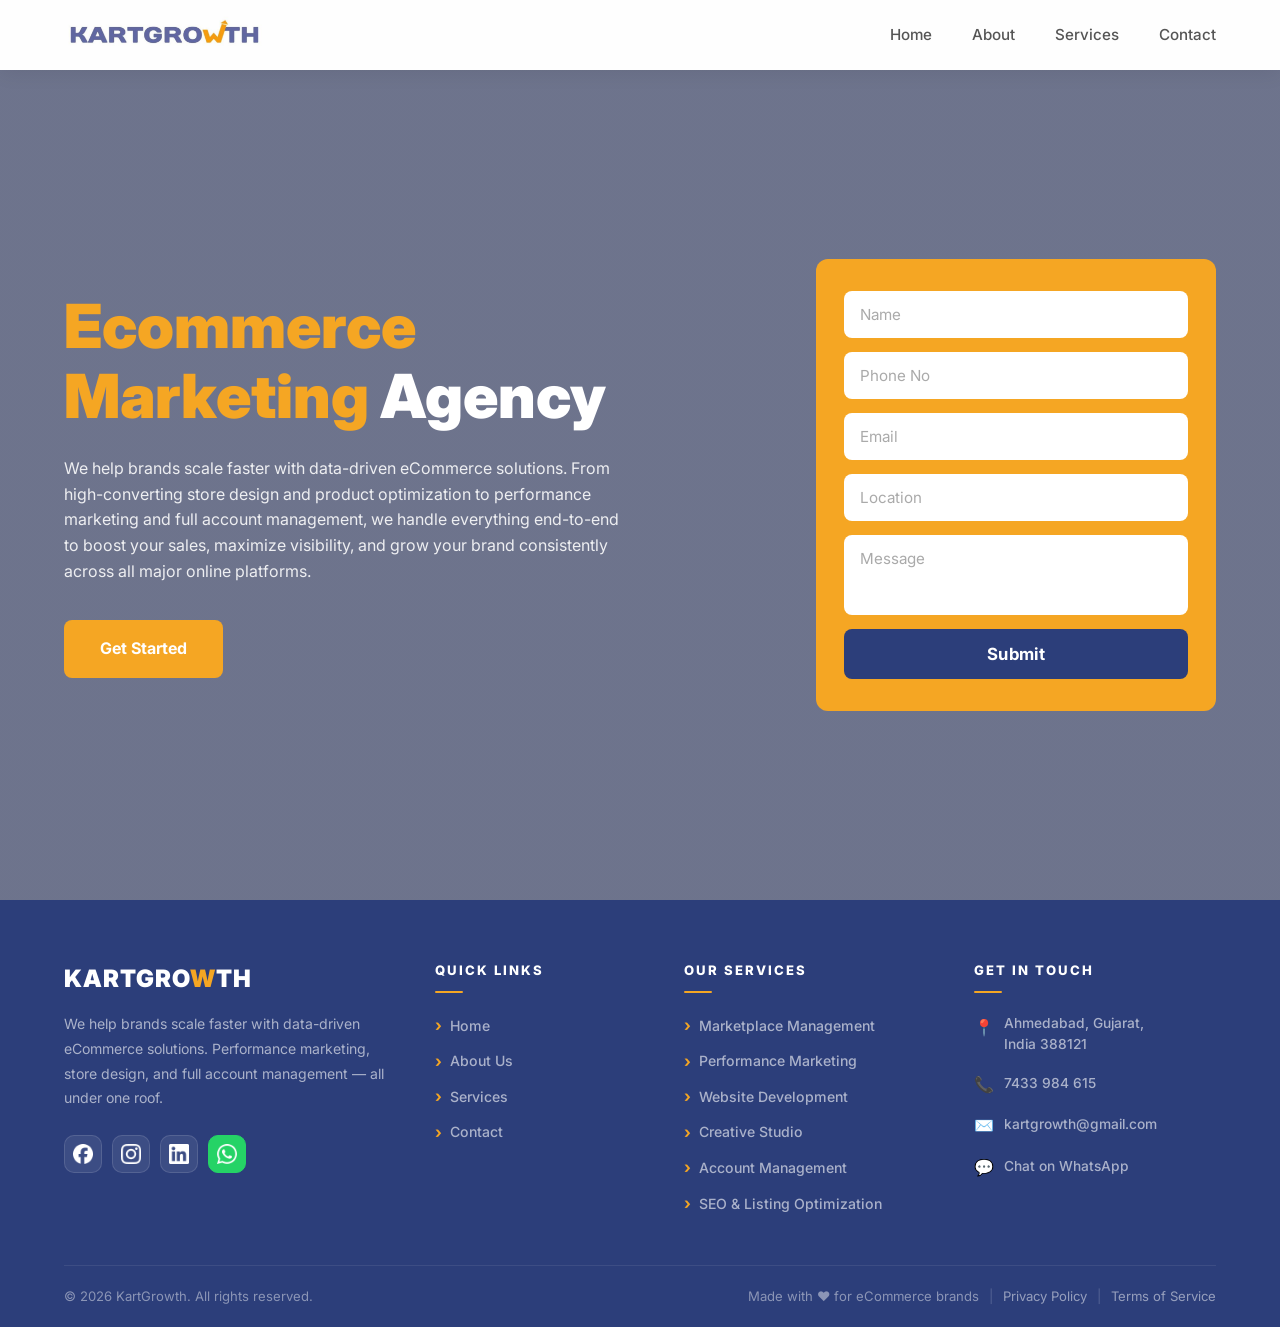
<file: index.html>
<!DOCTYPE html>
<html lang="en">
<head>
  <meta charset="UTF-8" />
  <meta name="viewport" content="width=device-width, initial-scale=1.0" />

<title>KartGrowth | Ecommerce Growth Agency: Shopify, Amazon, Flipkart & Meta Ads</title>
<meta name="description" content="KartGrowth is your full-stack Ecommerce growth partner. We specialize in Shopify development, marketplace management (Amazon, Flipkart), and high-conversion Meta ads to scale your revenue." />
<meta name="keywords" content="Ecommerce growth agency, Shopify development, Amazon marketplace management, Flipkart seller services, Meta ads strategy, conversion rate optimization, ecommerce scale, digital marketing for brands" />
  
  <link rel="canonical" href="https://kartgrowth.com/" />

  <meta property="og:type" content="website" />
  <meta property="og:url" content="https://kartgrowth.com/" />
  <meta property="og:title" content="KartGrowth | Ecommerce Growth Agency: Shopify, Amazon, Flipkart & Meta Ads" />
  <meta property="og:description" content="Helping ecommerce brands scale with expert marketing and conversion rate optimization." />
  <meta property="og:image" content="https://kartgrowth.com/images/og-image.jpg" />

  <meta property="twitter:card" content="summary_large_image" />
  <meta property="twitter:url" content="https://kartgrowth.com/" />
  <meta property="twitter:title" content="KartGrowth | Ecommerce Growth Agency: Shopify, Amazon, Flipkart & Meta Ads" />
  <meta property="twitter:description" content="Expert ecommerce scaling and marketing strategies." />

  <link rel="icon" type="image/x-icon" href="../images/favicon/favicon.ico">
  <link rel="icon" type="image/png" sizes="16x16" href="../images/favicon/favicon-16x16.png">
  <link rel="icon" type="image/png" sizes="32x32" href="../images/favicon/favicon-32x32.png">
  <link rel="apple-touch-icon" sizes="180x180" href="../images/favicon/favicon-apple-touch-icon.png">
  <link rel="manifest" href="../images/favicon/site.webmanifest"> 

  <link rel="stylesheet" href="css/style.css" />
</head>
<body>

  <!-- HEADER loads here automatically -->
  <div id="header-placeholder"></div>

  <!-- HERO -->
  <section class="hero">
    <div class="hero-container">
      <div class="hero-content">
        <h1 class="hero-title">
          <span class="highlight">Ecommerce<br>Marketing</span> Agency
        </h1>
        <p class="hero-desc">
          We help brands scale faster with data-driven eCommerce solutions. From
          high-converting store design and product optimization to performance
          marketing and full account management, we handle everything end-to-end
          to boost your sales, maximize visibility, and grow your brand consistently
          across all major online platforms.
        </p>
        <a href="/contact/" class="btn-primary">Get Started</a>
      </div>

      <div>
        <form class="hero-form" id="hero-form" novalidate>
        <input type="text" name="Name" placeholder="Name" required />
        <input type="tel" name="Phone" placeholder="Phone No" required />
        <input type="email" name="Email" placeholder="Email" required />
        <input type="text" name="Location" placeholder="Location" />
        <textarea name="Message" placeholder="Message"></textarea>
        <button type="submit" class="btn-submit">Submit</button>
        </form>
      </div>
    </div>
  </section>

  <!-- FOOTER loads here automatically -->
  <div id="footer-placeholder"></div>

  <script src="js/main.js"></script>
</body>
</html>
</file>
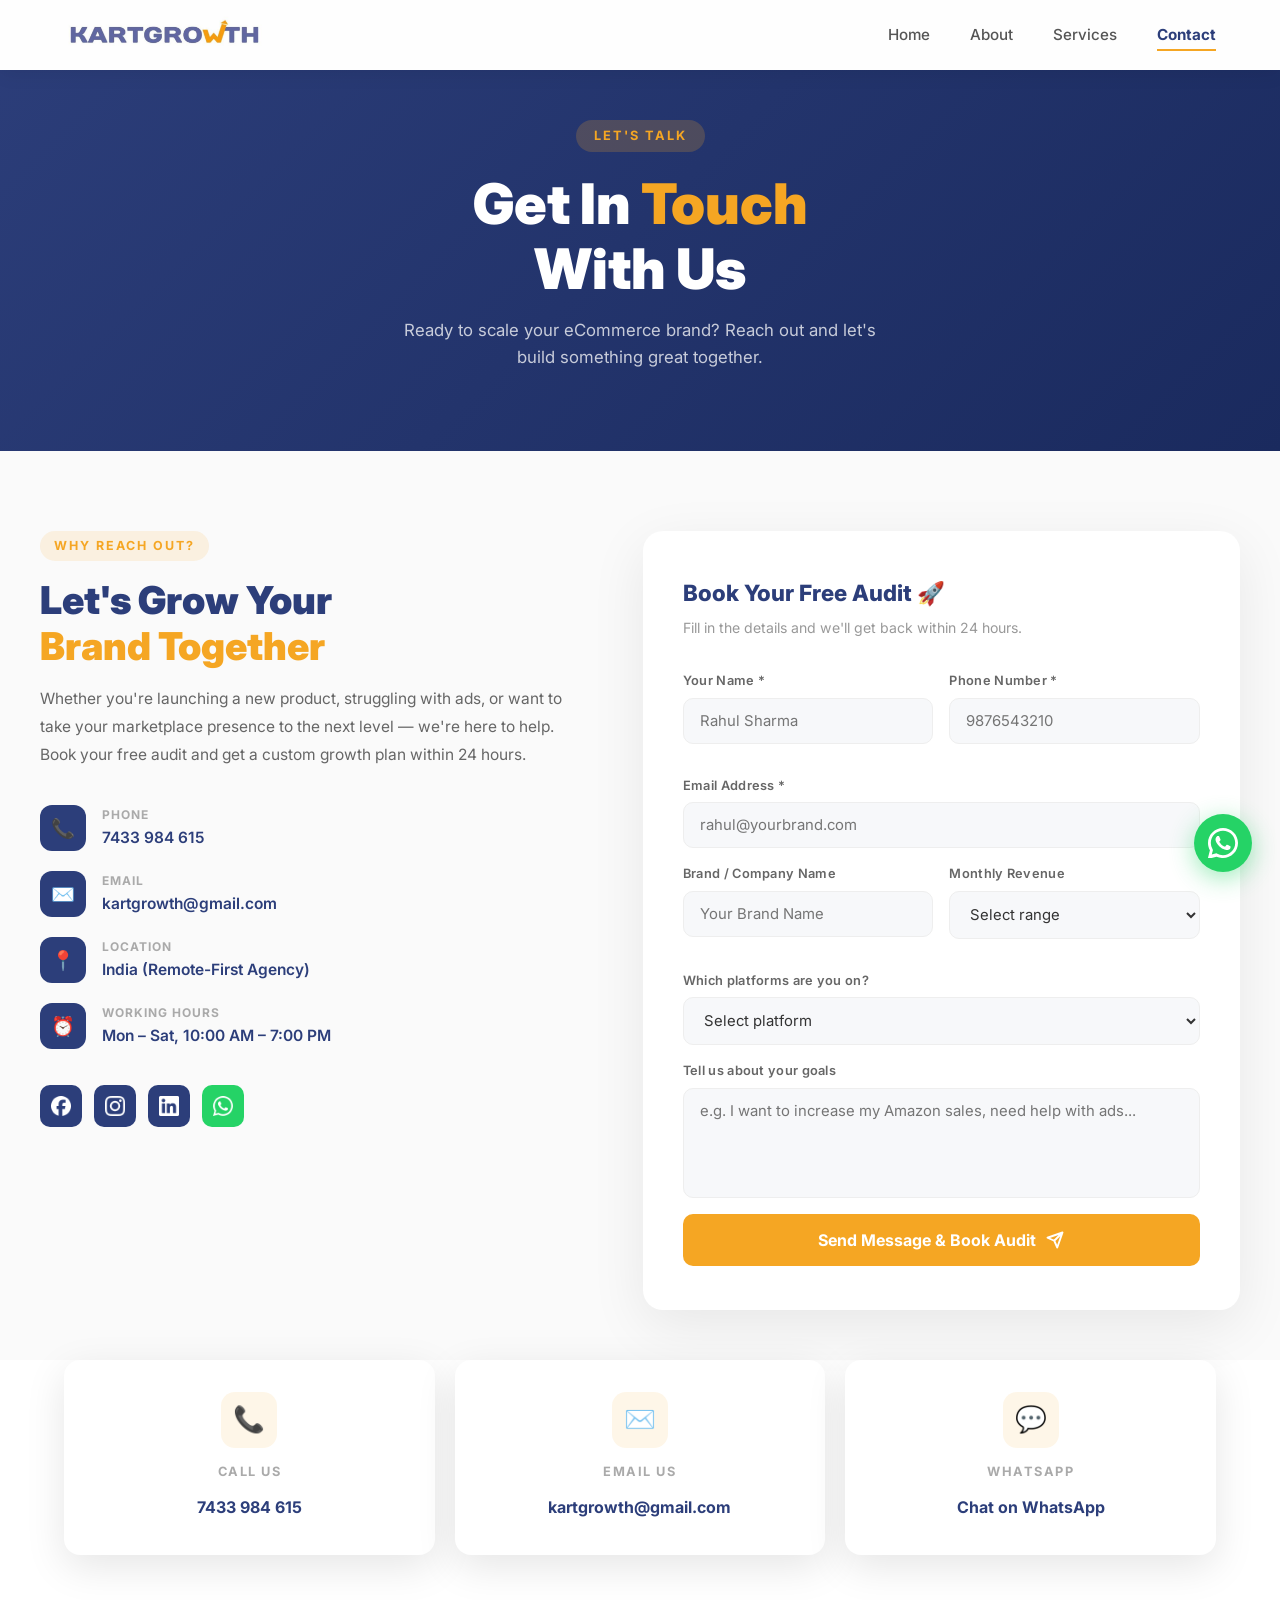
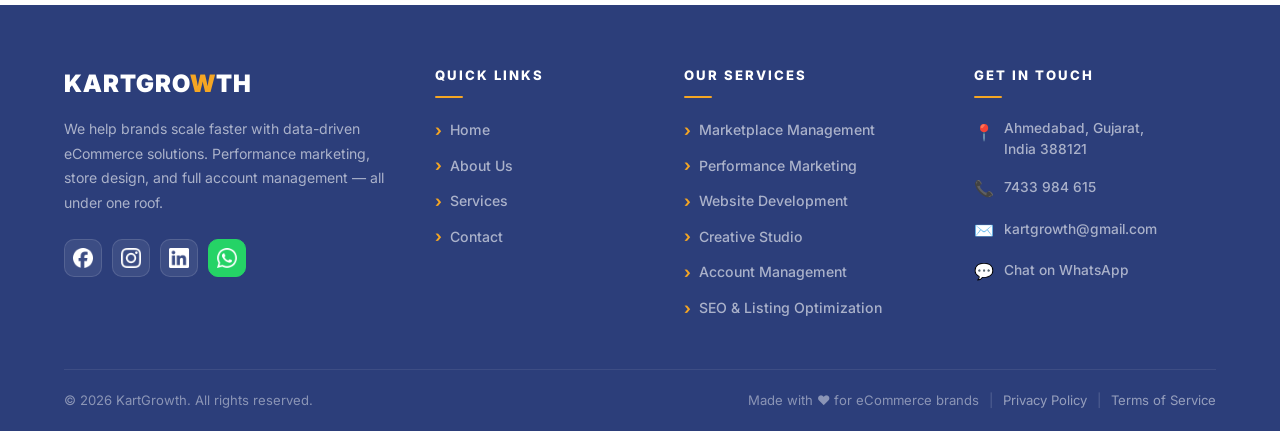
<file: contact/index.html>
<!DOCTYPE html>
<html lang="en">
<head>
  <meta charset="UTF-8" />
  <meta name="viewport" content="width=device-width, initial-scale=1.0" />
  
  <title>Contact KartGrowth | Book Your Multi-Channel Ecommerce Audit</title>
  <meta name="description" content="Ready to scale? Contact KartGrowth for a free audit of your Shopify, Amazon, or Flipkart store. Let's grow your brand with expert Meta Ads and CRO strategies." />
  <meta name="keywords" content="Contact KartGrowth, ecommerce agency contact, hire Shopify expert, Amazon Flipkart consultant India, Meta Ads management inquiry" />

  <link rel="canonical" href="https://kartgrowth.com/contact/" />

  <meta property="og:type" content="website" />
  <meta property="og:url" content="https://kartgrowth.com/contact/" />
  <meta property="og:title" content="Contact KartGrowth | Free Ecommerce Audit & Strategy" />
  <meta property="og:description" content="Talk to our experts about scaling your brand on Shopify, Amazon, and Flipkart today." />
  <meta property="og:image" content="https://kartgrowth.com/images/og-contact.jpg" />

  <link rel="icon" type="image/x-icon" href="../images/favicon/favicon.ico">
  <link rel="icon" type="image/png" sizes="16x16" href="../images/favicon/favicon-16x16.png">
  <link rel="icon" type="image/png" sizes="32x32" href="../images/favicon/favicon-32x32.png">
  <link rel="apple-touch-icon" sizes="180x180" href="../images/favicon/favicon-apple-touch-icon.png">
  <link rel="manifest" href="../images/favicon/site.webmanifest"> 

  <link rel="stylesheet" href="../css/style.css" />
  <link rel="stylesheet" href="../css/contact.css" />
</head>
<body>
<!-- Header -->
  <div id="header-placeholder"></div>

  <!-- Hero -->
  <section class="contact-hero">
    <span class="contact-hero-tag">Let's Talk</span>
    <h1>Get In <span>Touch</span><br>With Us</h1>
    <p>Ready to scale your eCommerce brand? Reach out and let's build something great together.</p>
  </section>

  <!-- Main Contact Section -->
  <section class="contact-main">
    <div class="contact-main-inner">

      <!-- Left -->
      <div class="contact-left">
        <span class="contact-left-tag">Why Reach Out?</span>
        <h2>Let's Grow Your<br><span>Brand Together</span></h2>
        <p>
          Whether you're launching a new product, struggling with ads, or want to
          take your marketplace presence to the next level — we're here to help.
          Book your free audit and get a custom growth plan within 24 hours.
        </p>

        <div class="contact-details">
          <div class="contact-detail-item">
            <div class="detail-icon">📞</div>
            <div class="detail-info">
              <div class="detail-label">Phone</div>
              <div class="detail-value"><a href="tel:7433984615">7433 984 615</a></div>
            </div>
          </div>
          <div class="contact-detail-item">
            <div class="detail-icon">✉️</div>
            <div class="detail-info">
              <div class="detail-label">Email</div>
              <div class="detail-value"><a href="mailto:kartgrowth@gmail.com">kartgrowth@gmail.com</a></div>
            </div>
          </div>
          <div class="contact-detail-item">
            <div class="detail-icon">📍</div>
            <div class="detail-info">
              <div class="detail-label">Location</div>
              <div class="detail-value">India (Remote-First Agency)</div>
            </div>
          </div>
          <div class="contact-detail-item">
            <div class="detail-icon">⏰</div>
            <div class="detail-info">
              <div class="detail-label">Working Hours</div>
              <div class="detail-value">Mon – Sat, 10:00 AM – 7:00 PM</div>
            </div>
          </div>
        </div>

        <div class="contact-socials">
          <a href="#" class="contact-social-btn" title="Facebook"><img src="../images/social_media_icon/facebook.png" alt="Facebook"></a>
          <a href="https://www.instagram.com/kartgrowthofficial/" class="contact-social-btn" title="Instagram"><img src="../images/social_media_icon/instagram.png" alt="Instagram"></a>
          <a href="#" class="contact-social-btn" title="LinkedIn"><img src="../images/social_media_icon/linkedln.png" alt="LinkedIn"></a>
          <a href="https://wa.me/917433984615?text=Hey!%20I'm%20on%20your%20website%20right%20now%20and%20want%20to%20know%20more%20about%20how%20you%20can%20help%20grow%20my%20business." target="_blank" class="contact-social-btn" title="WhatsApp" style="background:#25d366;"><img src="../images/social_media_icon/whatsapp.png" alt="WhatsApp"></a>
        </div>
      </div>

      <!-- Right: Form -->
      <div class="contact-form-wrap">
        <div class="form-title">Book Your Free Audit 🚀</div>
        <div class="form-subtitle">Fill in the details and we'll get back within 24 hours.</div>

        <div id="contact-form-area">
          <div class="form-row">
            <div class="form-group">
              <label>Your Name *</label>
              <input type="text" id="cf-name" placeholder="Rahul Sharma" required />
            </div>
            <div class="form-group">
              <label>Phone Number *</label>
              <input type="tel" id="cf-phone" placeholder="9876543210" required />
            </div>
          </div>
          <div class="form-group">
            <label>Email Address *</label>
            <input type="email" id="cf-email" placeholder="rahul@yourbrand.com" required />
          </div>
          <div class="form-row">
            <div class="form-group">
              <label>Brand / Company Name</label>
              <input type="text" id="cf-brand" placeholder="Your Brand Name" />
            </div>
            <div class="form-group">
              <label>Monthly Revenue</label>
              <select id="cf-revenue">
                <option value="" disabled selected>Select range</option>
                <option>Just Starting Out</option>
                <option>Under ₹1 Lakh</option>
                <option>₹1L – ₹5L</option>
                <option>₹5L – ₹20L</option>
                <option>₹20L+</option>
              </select>
            </div>
          </div>
          <div class="form-group">
            <label>Which platforms are you on?</label>
            <select id="cf-platform">
              <option value="" disabled selected>Select platform</option>
              <option>Amazon</option>
              <option>Flipkart</option>
              <option>Both Amazon & Flipkart</option>
              <option>Myntra / Meesho</option>
              <option>My Own Website</option>
              <option>Not yet launched</option>
            </select>
          </div>
          <div class="form-group">
            <label>Tell us about your goals</label>
            <textarea id="cf-message" placeholder="e.g. I want to increase my Amazon sales, need help with ads..."></textarea>
          </div>
          <button class="form-submit" onclick="submitContactForm()">
            Send Message & Book Audit
            <svg viewBox="0 0 24 24" fill="none" stroke="currentColor" stroke-width="2.5" stroke-linecap="round" stroke-linejoin="round">
              <path d="M22 2L11 13M22 2l-7 20-4-9-9-4 20-7z"/>
            </svg>
          </button>
        </div>

        <!-- Success State -->
        <div class="form-success" id="form-success">
          <div class="success-icon">🎉</div>
          <h3>We've Got Your Message!</h3>
          <p>Our team will reach out within <strong>24 hours</strong>. Keep an eye on your phone & email.</p>
        </div>
      </div>

    </div>
  </section>

  <!-- Info Cards — NOW AT BOTTOM -->
  <div class="contact-info-row">
    <div class="contact-info-card">
      <div class="info-card-icon">📞</div>
      <div class="info-card-title">Call Us</div>
      <div class="info-card-value"><a href="tel:7433984615">7433 984 615</a></div>
    </div>
    <div class="contact-info-card">
      <div class="info-card-icon">✉️</div>
      <div class="info-card-title">Email Us</div>
      <div class="info-card-value"><a href="mailto:kartgrowth@gmail.com">kartgrowth@gmail.com</a></div>
    </div>
    <div class="contact-info-card">
      <div class="info-card-icon">💬</div>
      <div class="info-card-title">WhatsApp</div>
      <div class="info-card-value"><a href="https://wa.me/917433984615?text=Hey!%20I'm%20on%20your%20website%20right%20now%20and%20want%20to%20know%20more%20about%20how%20you%20can%20help%20grow%20my%20business." target="_blank">Chat on WhatsApp</a></div>
    </div>
  </div>

  <!-- Footer -->
  <div id="footer-placeholder"></div>

  <!-- Floating WhatsApp -->
  <a href="https://wa.me/917433984615?text=Hey!%20I'm%20on%20your%20website%20right%20now%20and%20want%20to%20know%20more%20about%20how%20you%20can%20help%20grow%20my%20business." target="_blank" class="whatsapp-float" aria-label="Chat on WhatsApp">
    <svg viewBox="0 0 24 24" fill="white">
      <path d="M17.472 14.382c-.297-.149-1.758-.867-2.03-.967-.273-.099-.471-.148-.67.15-.197.297-.767.966-.94 1.164-.173.199-.347.223-.644.075-.297-.15-1.255-.463-2.39-1.475-.883-.788-1.48-1.761-1.653-2.059-.173-.297-.018-.458.13-.606.134-.133.298-.347.446-.52.149-.174.198-.298.298-.497.099-.198.05-.371-.025-.52-.075-.149-.669-1.612-.916-2.207-.242-.579-.487-.5-.669-.51-.173-.008-.371-.01-.57-.01-.198 0-.52.074-.792.372-.272.297-1.04 1.016-1.04 2.479 0 1.462 1.065 2.875 1.213 3.074.149.198 2.096 3.2 5.077 4.487.709.306 1.262.489 1.694.625.712.227 1.36.195 1.871.118.571-.085 1.758-.719 2.006-1.413.248-.694.248-1.289.173-1.413-.074-.124-.272-.198-.57-.347z"/>
      <path d="M12 0C5.373 0 0 5.373 0 12c0 2.125.558 4.122 1.533 5.854L.057 23.57a.75.75 0 00.918.919l5.819-1.474A11.955 11.955 0 0012 24c6.627 0 12-5.373 12-12S18.627 0 12 0zm0 21.75a9.712 9.712 0 01-4.953-1.354l-.355-.211-3.676.931.96-3.576-.232-.368A9.715 9.715 0 012.25 12C2.25 6.615 6.615 2.25 12 2.25S21.75 6.615 21.75 12 17.385 21.75 12 21.75z"/>
    </svg>
  </a>

  <script src="../js/main.js"></script>
</body>
</html>
</file>
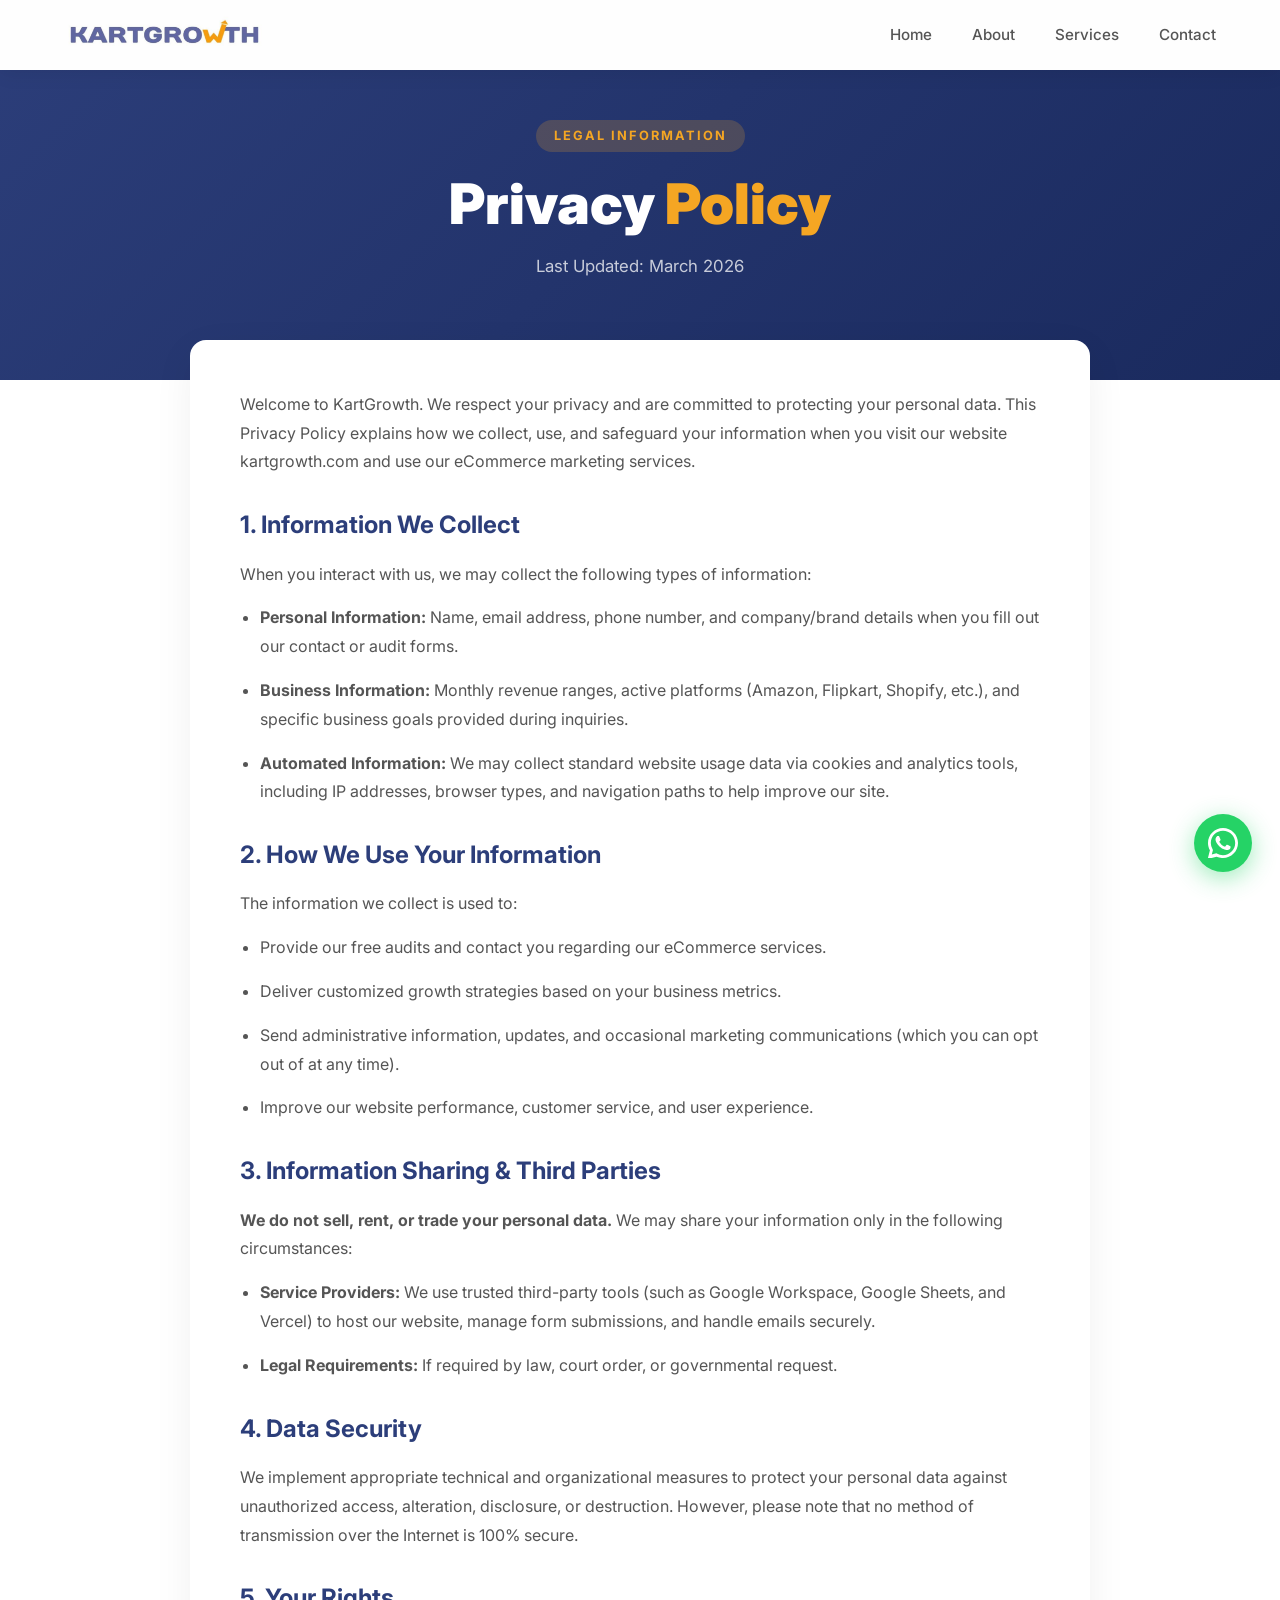
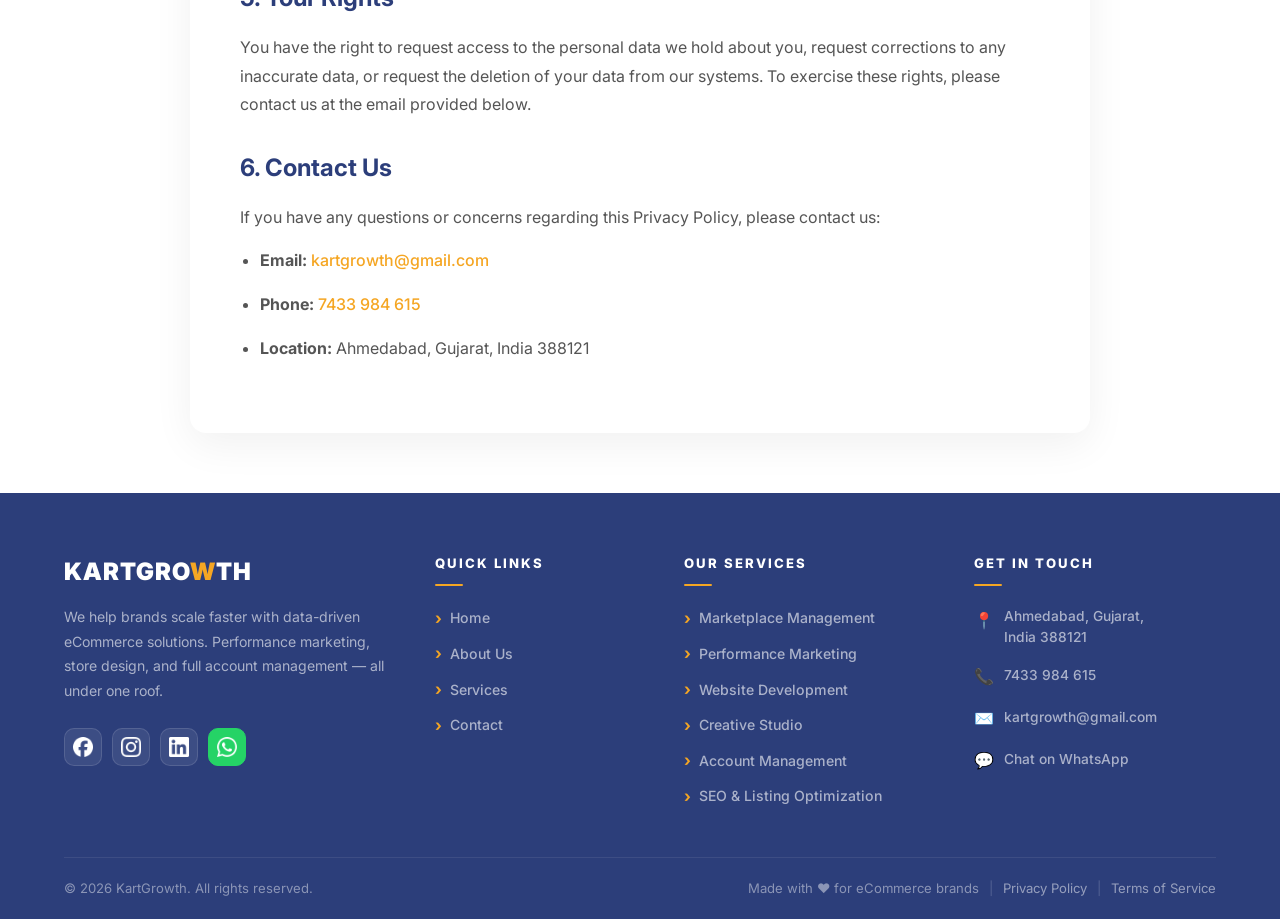
<file: privacy/index.html>
<!DOCTYPE html>
<html lang="en">
<head>
  <meta charset="UTF-8" />
  <meta name="viewport" content="width=device-width, initial-scale=1.0" />
  
  <title>Privacy Policy | KartGrowth Ecommerce Agency</title>
  <meta name="description" content="Read the KartGrowth Privacy Policy. Learn how we handle your data with transparency while providing ecommerce growth services for Shopify, Amazon, and Flipkart." />
  
  <link rel="canonical" href="https://kartgrowth.com/privacy/" />

  <meta name="robots" content="index, follow" />

  <link rel="icon" type="image/x-icon" href="../images/favicon/favicon.ico">
  <link rel="icon" type="image/png" sizes="16x16" href="../images/favicon/favicon-16x16.png">
  <link rel="icon" type="image/png" sizes="32x32" href="../images/favicon/favicon-32x32.png">
  <link rel="apple-touch-icon" sizes="180x180" href="../images/favicon/favicon-apple-touch-icon.png">
  <link rel="manifest" href="../images/favicon/site.webmanifest"> 

  <link rel="stylesheet" href="../css/style.css" />
  <link rel="stylesheet" href="../css/contact.css" />

  <style>
    /* Scoped styling for legal text readability */
    .legal-content { max-width: 900px; margin: -40px auto 60px; background: #fff; padding: 50px; border-radius: 16px; box-shadow: 0 12px 40px rgba(0,0,0,0.06); position: relative; z-index: 10; }
    .legal-content h2 { font-size: 24px; color: var(--dark); margin: 30px 0 15px; }
    .legal-content p, .legal-content li { font-size: 16px; color: #555; line-height: 1.8; margin-bottom: 15px; }
    .legal-content ul { margin-left: 20px; margin-bottom: 20px; }
    .legal-content a { color: var(--primary); text-decoration: none; font-weight: 500; }
    @media (max-width: 768px) { .legal-content { padding: 30px 20px; margin-top: -20px; } }
  </style>
</head>
<body>
  <div id="header-placeholder"></div>

  <section class="contact-hero" style="padding-bottom: 100px;">
    <span class="contact-hero-tag">Legal Information</span>
    <h1>Privacy <span>Policy</span></h1>
    <p>Last Updated: March 2026</p>
  </section>

  <section class="legal-main">
    <div class="legal-content">
      <p>Welcome to KartGrowth. We respect your privacy and are committed to protecting your personal data. This Privacy Policy explains how we collect, use, and safeguard your information when you visit our website kartgrowth.com and use our eCommerce marketing services.</p>

      <h2>1. Information We Collect</h2>
      <p>When you interact with us, we may collect the following types of information:</p>
      <ul>
        <li><strong>Personal Information:</strong> Name, email address, phone number, and company/brand details when you fill out our contact or audit forms.</li>
        <li><strong>Business Information:</strong> Monthly revenue ranges, active platforms (Amazon, Flipkart, Shopify, etc.), and specific business goals provided during inquiries.</li>
        <li><strong>Automated Information:</strong> We may collect standard website usage data via cookies and analytics tools, including IP addresses, browser types, and navigation paths to help improve our site.</li>
      </ul>

      <h2>2. How We Use Your Information</h2>
      <p>The information we collect is used to:</p>
      <ul>
        <li>Provide our free audits and contact you regarding our eCommerce services.</li>
        <li>Deliver customized growth strategies based on your business metrics.</li>
        <li>Send administrative information, updates, and occasional marketing communications (which you can opt out of at any time).</li>
        <li>Improve our website performance, customer service, and user experience.</li>
      </ul>

      <h2>3. Information Sharing & Third Parties</h2>
      <p><strong>We do not sell, rent, or trade your personal data.</strong> We may share your information only in the following circumstances:</p>
      <ul>
        <li><strong>Service Providers:</strong> We use trusted third-party tools (such as Google Workspace, Google Sheets, and Vercel) to host our website, manage form submissions, and handle emails securely.</li>
        <li><strong>Legal Requirements:</strong> If required by law, court order, or governmental request.</li>
      </ul>

      <h2>4. Data Security</h2>
      <p>We implement appropriate technical and organizational measures to protect your personal data against unauthorized access, alteration, disclosure, or destruction. However, please note that no method of transmission over the Internet is 100% secure.</p>

      <h2>5. Your Rights</h2>
      <p>You have the right to request access to the personal data we hold about you, request corrections to any inaccurate data, or request the deletion of your data from our systems. To exercise these rights, please contact us at the email provided below.</p>

      <h2>6. Contact Us</h2>
      <p>If you have any questions or concerns regarding this Privacy Policy, please contact us:</p>
      <ul>
        <li><strong>Email:</strong> <a href="mailto:kartgrowth@gmail.com">kartgrowth@gmail.com</a></li>
        <li><strong>Phone:</strong> <a href="tel:7433984615">7433 984 615</a></li>
        <li><strong>Location:</strong> Ahmedabad, Gujarat, India 388121</li>
      </ul>
    </div>
  </section>

  <div id="footer-placeholder"></div>

  <a href="https://wa.me/917433984615?text=Hey!%20%F0%9F%91%8B%20I'm%20on%20your%20website%20right%20now%20and%20want%20to%20know%20more%20about%20how%20you%20can%20help%20grow%20my%20business.%20%F0%9F%9A%80" target="_blank" class="whatsapp-float" aria-label="Chat on WhatsApp">
    <svg viewBox="0 0 24 24" fill="white">
      <path d="M17.472 14.382c-.297-.149-1.758-.867-2.03-.967-.273-.099-.471-.148-.67.15-.197.297-.767.966-.94 1.164-.173.199-.347.223-.644.075-.297-.15-1.255-.463-2.39-1.475-.883-.788-1.48-1.761-1.653-2.059-.173-.297-.018-.458.13-.606.134-.133.298-.347.446-.52.149-.174.198-.298.298-.497.099-.198.05-.371-.025-.52-.075-.149-.669-1.612-.916-2.207-.242-.579-.487-.5-.669-.51-.173-.008-.371-.01-.57-.01-.198 0-.52.074-.792.372-.272.297-1.04 1.016-1.04 2.479 0 1.462 1.065 2.875 1.213 3.074.149.198 2.096 3.2 5.077 4.487.709.306 1.262.489 1.694.625.712.227 1.36.195 1.871.118.571-.085 1.758-.719 2.006-1.413.248-.694.248-1.289.173-1.413-.074-.124-.272-.198-.57-.347z"/>
      <path d="M12 0C5.373 0 0 5.373 0 12c0 2.125.558 4.122 1.533 5.854L.057 23.57a.75.75 0 00.918.919l5.819-1.474A11.955 11.955 0 0012 24c6.627 0 12-5.373 12-12S18.627 0 12 0zm0 21.75a9.712 9.712 0 01-4.953-1.354l-.355-.211-3.676.931.96-3.576-.232-.368A9.715 9.715 0 012.25 12C2.25 6.615 6.615 2.25 12 2.25S21.75 6.615 21.75 12 17.385 21.75 12 21.75z"/>
    </svg>
  </a>

  <script src="../js/main.js"></script>
</body>
</html>
</file>
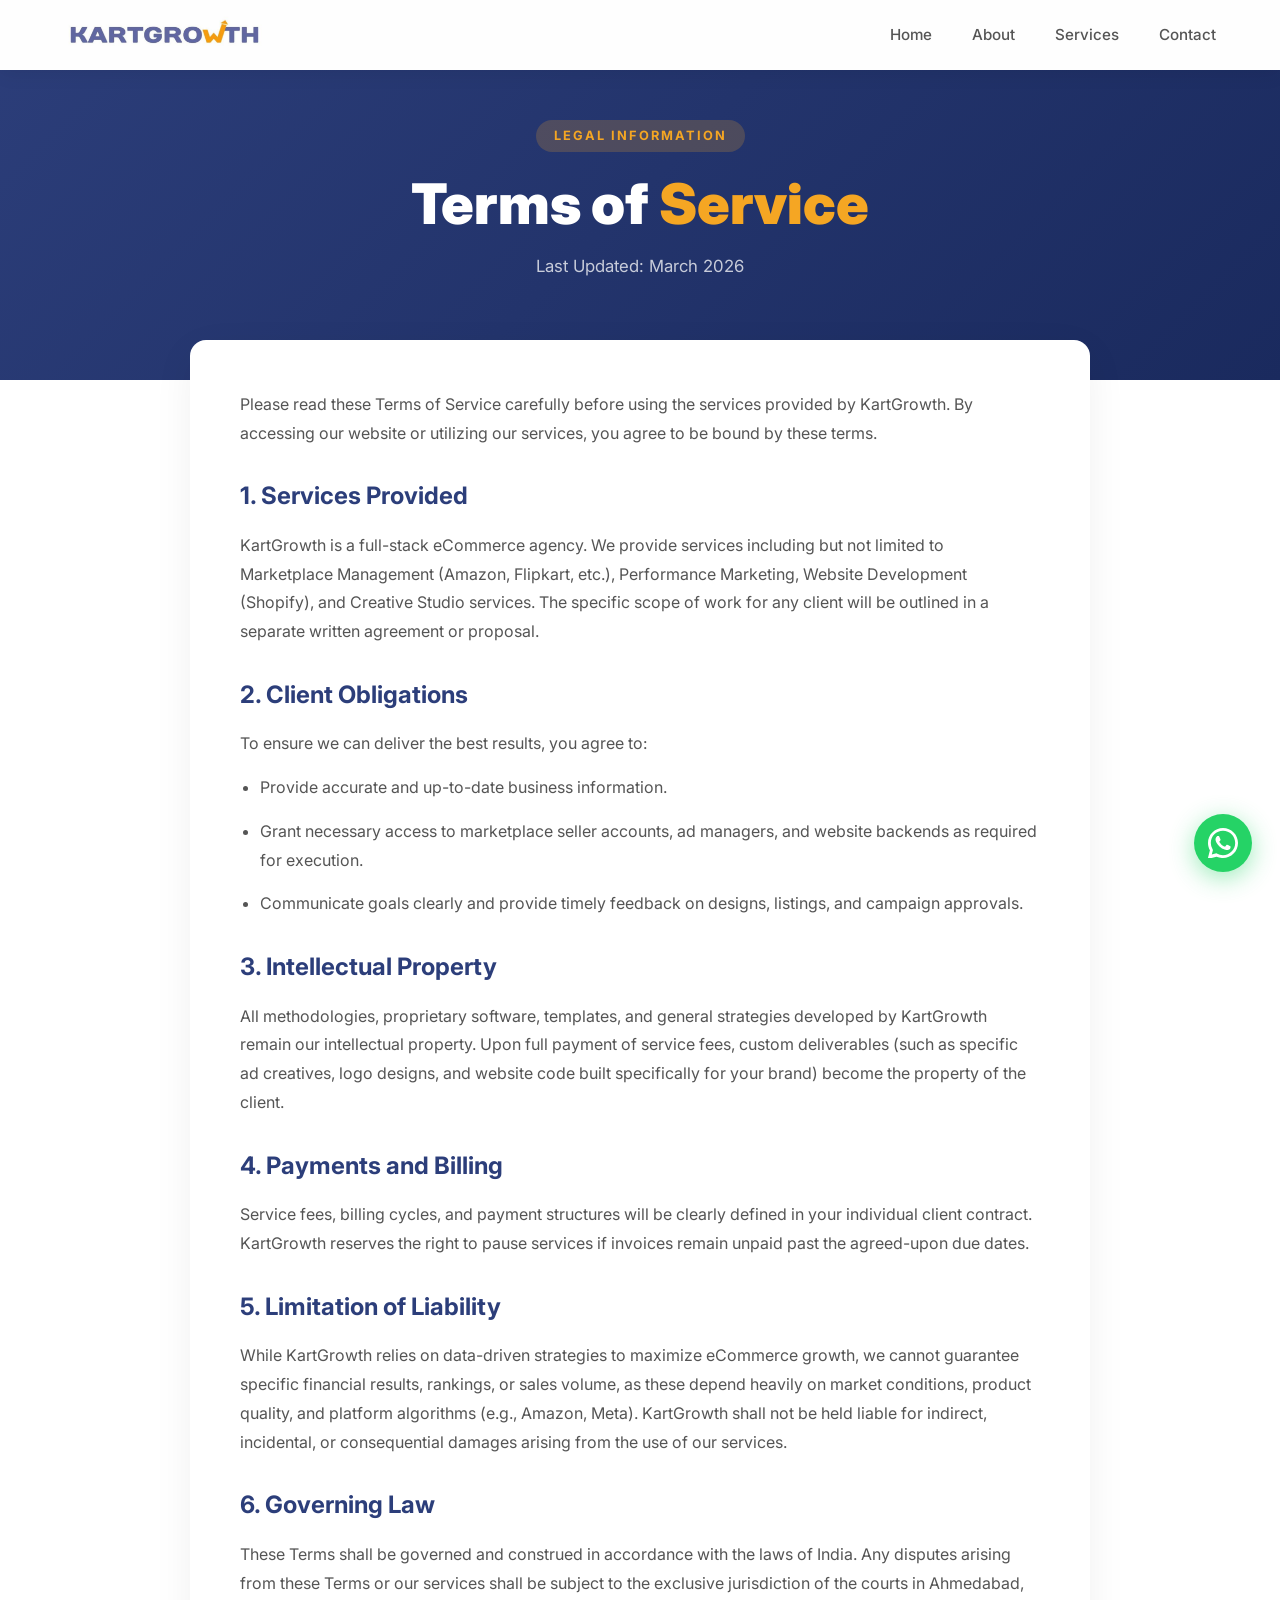
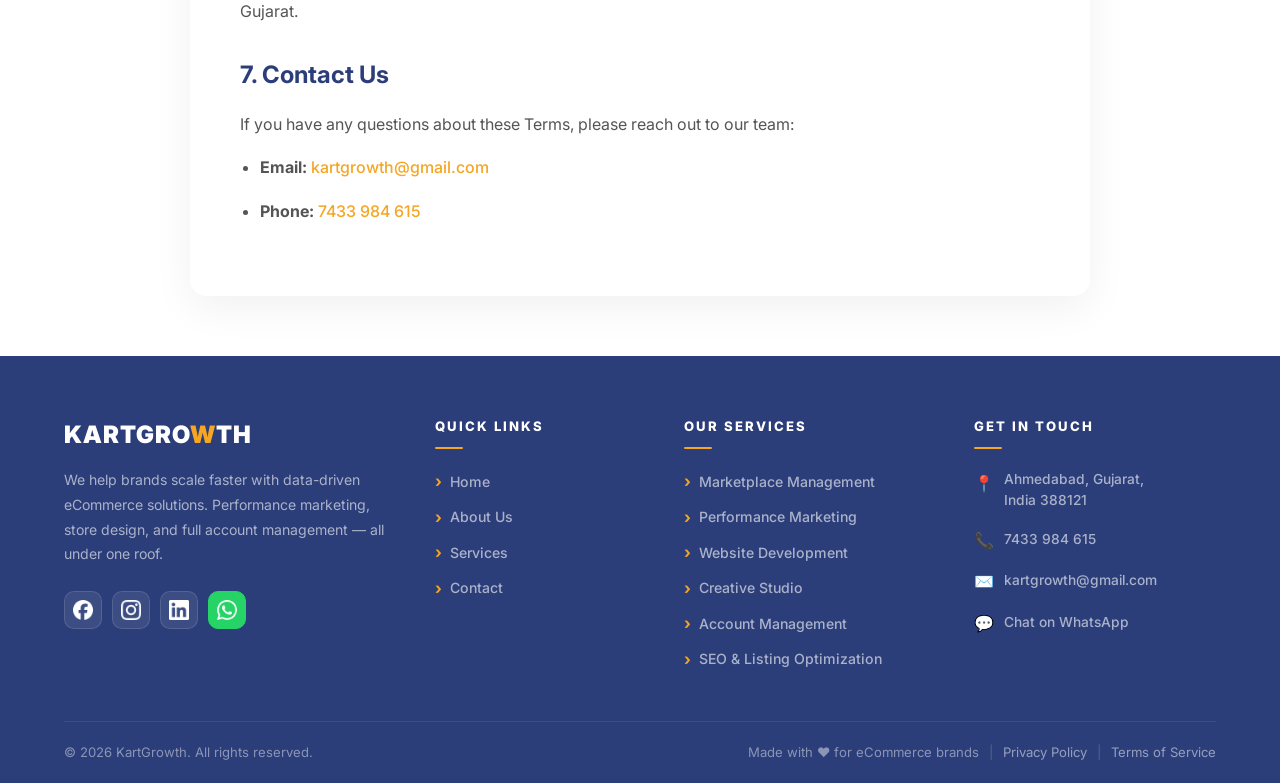
<file: terms/index.html>
<!DOCTYPE html>
<html lang="en">
<head>
  <meta charset="UTF-8" />
  <meta name="viewport" content="width=device-width, initial-scale=1.0" />
  
  <title>Terms of Service | KartGrowth Ecommerce Growth Agency</title>
  <meta name="description" content="Review the Terms of Service for KartGrowth. Our guidelines for ecommerce marketing, Shopify development, Meta Ads management, and Amazon/Flipkart growth services." />
  
  <link rel="canonical" href="https://kartgrowth.com/terms/" />

  <meta name="robots" content="index, follow" />

  <link rel="icon" type="image/x-icon" href="../images/favicon/favicon.ico">
  <link rel="icon" type="image/png" sizes="16x16" href="../images/favicon/favicon-16x16.png">
  <link rel="icon" type="image/png" sizes="32x32" href="../images/favicon/favicon-32x32.png">
  <link rel="apple-touch-icon" sizes="180x180" href="../images/favicon/favicon-apple-touch-icon.png">
  <link rel="manifest" href="../images/favicon/site.webmanifest"> 

  <link rel="stylesheet" href="../css/style.css" />
  <link rel="stylesheet" href="../css/contact.css" />

  <style>
    /* Scoped styling for legal text readability */
    .legal-content { max-width: 900px; margin: -40px auto 60px; background: #fff; padding: 50px; border-radius: 16px; box-shadow: 0 12px 40px rgba(0,0,0,0.06); position: relative; z-index: 10; }
    .legal-content h2 { font-size: 24px; color: var(--dark); margin: 30px 0 15px; }
    .legal-content p, .legal-content li { font-size: 16px; color: #555; line-height: 1.8; margin-bottom: 15px; }
    .legal-content ul { margin-left: 20px; margin-bottom: 20px; }
    .legal-content a { color: var(--primary); text-decoration: none; font-weight: 500; }
    @media (max-width: 768px) { .legal-content { padding: 30px 20px; margin-top: -20px; } }
  </style>
</head>
<body>
  <div id="header-placeholder"></div>

  <section class="contact-hero" style="padding-bottom: 100px;">
    <span class="contact-hero-tag">Legal Information</span>
    <h1>Terms of <span>Service</span></h1>
    <p>Last Updated: March 2026</p>
  </section>

  <section class="legal-main">
    <div class="legal-content">
      <p>Please read these Terms of Service carefully before using the services provided by KartGrowth. By accessing our website or utilizing our services, you agree to be bound by these terms.</p>

      <h2>1. Services Provided</h2>
      <p>KartGrowth is a full-stack eCommerce agency. We provide services including but not limited to Marketplace Management (Amazon, Flipkart, etc.), Performance Marketing, Website Development (Shopify), and Creative Studio services. The specific scope of work for any client will be outlined in a separate written agreement or proposal.</p>

      <h2>2. Client Obligations</h2>
      <p>To ensure we can deliver the best results, you agree to:</p>
      <ul>
        <li>Provide accurate and up-to-date business information.</li>
        <li>Grant necessary access to marketplace seller accounts, ad managers, and website backends as required for execution.</li>
        <li>Communicate goals clearly and provide timely feedback on designs, listings, and campaign approvals.</li>
      </ul>

      <h2>3. Intellectual Property</h2>
      <p>All methodologies, proprietary software, templates, and general strategies developed by KartGrowth remain our intellectual property. Upon full payment of service fees, custom deliverables (such as specific ad creatives, logo designs, and website code built specifically for your brand) become the property of the client.</p>

      <h2>4. Payments and Billing</h2>
      <p>Service fees, billing cycles, and payment structures will be clearly defined in your individual client contract. KartGrowth reserves the right to pause services if invoices remain unpaid past the agreed-upon due dates.</p>

      <h2>5. Limitation of Liability</h2>
      <p>While KartGrowth relies on data-driven strategies to maximize eCommerce growth, we cannot guarantee specific financial results, rankings, or sales volume, as these depend heavily on market conditions, product quality, and platform algorithms (e.g., Amazon, Meta). KartGrowth shall not be held liable for indirect, incidental, or consequential damages arising from the use of our services.</p>

      <h2>6. Governing Law</h2>
      <p>These Terms shall be governed and construed in accordance with the laws of India. Any disputes arising from these Terms or our services shall be subject to the exclusive jurisdiction of the courts in Ahmedabad, Gujarat.</p>

      <h2>7. Contact Us</h2>
      <p>If you have any questions about these Terms, please reach out to our team:</p>
      <ul>
        <li><strong>Email:</strong> <a href="mailto:kartgrowth@gmail.com">kartgrowth@gmail.com</a></li>
        <li><strong>Phone:</strong> <a href="tel:7433984615">7433 984 615</a></li>
      </ul>
    </div>
  </section>

  <div id="footer-placeholder"></div>

  <a href="https://wa.me/917433984615?text=Hey!%20%F0%9F%91%8B%20I'm%20on%20your%20website%20right%20now%20and%20want%20to%20know%20more%20about%20how%20you%20can%20help%20grow%20my%20business.%20%F0%9F%9A%80" target="_blank" class="whatsapp-float" aria-label="Chat on WhatsApp">
    <svg viewBox="0 0 24 24" fill="white">
      <path d="M17.472 14.382c-.297-.149-1.758-.867-2.03-.967-.273-.099-.471-.148-.67.15-.197.297-.767.966-.94 1.164-.173.199-.347.223-.644.075-.297-.15-1.255-.463-2.39-1.475-.883-.788-1.48-1.761-1.653-2.059-.173-.297-.018-.458.13-.606.134-.133.298-.347.446-.52.149-.174.198-.298.298-.497.099-.198.05-.371-.025-.52-.075-.149-.669-1.612-.916-2.207-.242-.579-.487-.5-.669-.51-.173-.008-.371-.01-.57-.01-.198 0-.52.074-.792.372-.272.297-1.04 1.016-1.04 2.479 0 1.462 1.065 2.875 1.213 3.074.149.198 2.096 3.2 5.077 4.487.709.306 1.262.489 1.694.625.712.227 1.36.195 1.871.118.571-.085 1.758-.719 2.006-1.413.248-.694.248-1.289.173-1.413-.074-.124-.272-.198-.57-.347z"/>
      <path d="M12 0C5.373 0 0 5.373 0 12c0 2.125.558 4.122 1.533 5.854L.057 23.57a.75.75 0 00.918.919l5.819-1.474A11.955 11.955 0 0012 24c6.627 0 12-5.373 12-12S18.627 0 12 0zm0 21.75a9.712 9.712 0 01-4.953-1.354l-.355-.211-3.676.931.96-3.576-.232-.368A9.715 9.715 0 012.25 12C2.25 6.615 6.615 2.25 12 2.25S21.75 6.615 21.75 12 17.385 21.75 12 21.75z"/>
    </svg>
  </a>

  <script src="../js/main.js"></script>
</body>
</html>
</file>
<file: css/style.css>
/* ================================================
   style.css — KartGrowth Global Styles
================================================ */

/* ===== GOOGLE FONTS ===== */
@import url('https://fonts.googleapis.com/css2?family=Inter:wght@400;500;600;700;800;900&display=swap');

/* ================================================
   RESET & BASE
================================================ */
*, *::before, *::after {
  box-sizing: border-box;
  margin: 0;
  padding: 0;
}

:root {
  --primary:    #f5a623;
  --dark:       #2c3e7a;
  --white:      #ffffff;
  --gray:       #f4f4f4;
  --text:       #333333;
  --shadow:     0 4px 20px rgba(0,0,0,0.1);
  --radius:     8px;
  --transition: 0.3s ease;
}

html { scroll-behavior: smooth; }

body {
  font-family: 'Inter', sans-serif;
  color: var(--text);
  line-height: 1.6;
  overflow-x: hidden;
}

a   { text-decoration: none; color: inherit; }
img { max-width: 100%; display: block; }

/* ================================================
   HEADER
================================================ */
.header {
  position: fixed;
  top: 0; left: 0; right: 0;
  z-index: 1000;
  background: #fefefe;
  backdrop-filter: blur(10px);
  box-shadow: 0 2px 20px rgba(0,0,0,0.08);
  height: 70px;
  transition: height 0.3s ease, box-shadow 0.3s ease;
}

.header-container {
  max-width: 1200px;
  margin: 0 auto;
  padding: 0 24px;
  height: 100%;
  display: flex;
  align-items: center;
  justify-content: space-between;
  overflow: hidden;
}

.logo {
  font-size: 1.5rem;
  font-weight: 900;
  color: var(--dark);
  letter-spacing: 1px;
}
.logo-accent { color: var(--primary); }
.header-container a.logo img{
    width: 200px;
}
/* Nav */
.nav { display: flex; gap: 40px; }

.nav-link {
  color: #555;
  font-weight: 500;
  font-size: 0.95rem;
  position: relative;
  transition: color var(--transition);
}
.nav-link::after {
  content: '';
  position: absolute;
  bottom: -4px; left: 0;
  width: 0; height: 2px;
  background: var(--primary);
  transition: width var(--transition);
}
.nav-link:hover         { color: var(--dark); }
.nav-link:hover::after  { width: 100%; }
.nav-link.active        { color: var(--dark); font-weight: 700; }
.nav-link.active::after { width: 100%; }

/* Hamburger */
.hamburger {
  display: none;
  flex-direction: column;
  gap: 5px;
  background: none;
  border: none;
  cursor: pointer;
  padding: 4px;
  z-index: 1100;
}
.hamburger span {
  display: block;
  width: 25px; height: 3px;
  background: var(--dark);
  border-radius: 3px;
  transition: var(--transition);
}
.hamburger.active span:nth-child(1) { transform: translateY(8px) rotate(45deg); }
.hamburger.active span:nth-child(2) { opacity: 0; }
.hamburger.active span:nth-child(3) { transform: translateY(-8px) rotate(-45deg); }

/* ================================================
   HERO
================================================ */
.hero {
  min-height: 100vh;
  padding-top: 70px;
  background:
    linear-gradient(rgba(20,30,70,0.62), rgba(20,30,70,0.62)),
    url('https://images.unsplash.com/photo-1522071820081-009f0129c71c?w=1600&q=80') center/cover no-repeat;
  display: flex;
  align-items: center;
}

.hero-container {
  max-width: 1200px;
  margin: 0 auto;
  padding: 60px 24px;
  display: grid;
  grid-template-columns: 1fr 400px;
  gap: 60px;
  align-items: center;
  width: 100%;
}

.hero-title {
  font-size: clamp(2.2rem, 5vw, 3.8rem);
  font-weight: 900;
  line-height: 1.15;
  color: var(--white);
  margin-bottom: 24px;
}
.hero-title .highlight { color: var(--primary); }

.hero-desc {
  color: rgba(255,255,255,0.88);
  font-size: 1rem;
  font-weight: 400;
  margin-bottom: 36px;
  max-width: 560px;
}

.btn-primary {
  display: inline-block;
  background: var(--primary);
  color: var(--white);
  font-weight: 700;
  font-size: 1rem;
  padding: 16px 36px;
  border-radius: var(--radius);
  border: none;
  cursor: pointer;
  transition: transform var(--transition), box-shadow var(--transition);
}
.btn-primary:hover {
  transform: translateY(-2px);
  box-shadow: 0 8px 25px rgba(245,166,35,0.45);
}

/* Hero Form */
.hero-form {
  background: var(--primary);
  border-radius: 12px;
  padding: 32px 28px;
  display: flex;
  flex-direction: column;
  gap: 14px;
}

.hero-form input,
.hero-form textarea {
  width: 100%;
  padding: 14px 16px;
  border: none;
  border-radius: var(--radius);
  font-size: 0.95rem;
  font-family: 'Inter', sans-serif;
  outline: none;
  background: var(--white);
  color: var(--text);
  transition: box-shadow var(--transition);
}
.hero-form input::placeholder,
.hero-form textarea::placeholder { color: #aaa; }
.hero-form input:focus,
.hero-form textarea:focus         { box-shadow: 0 0 0 3px rgba(255,255,255,0.5); }
.hero-form textarea               { resize: none; height: 80px; }

.btn-submit {
  background: var(--dark);
  color: var(--white);
  font-family: 'Inter', sans-serif;
  font-weight: 700;
  font-size: 1.05rem;
  letter-spacing: 0.3px;
  padding: 15px;
  border: none;
  border-radius: var(--radius);
  cursor: pointer;
  transition: background var(--transition), transform var(--transition);
}
.btn-submit:hover { background: #1a2a5e; transform: translateY(-1px); }

/* ================================================
   PAGE CONTENT WRAPPER
================================================ */
.page-content {
  padding-top: 70px;
  min-height: 80vh;
}

/* ================================================
   FOOTER
================================================ */
.footer {
  background: var(--dark);
}

.footer-container {
  max-width: 1200px;
  margin: 0 auto;
  padding: 60px 24px 0;
}

.footer-grid {
  display: grid;
  grid-template-columns: 1.6fr 1fr 1.2fr 1.2fr;
  gap: 48px;
  padding-bottom: 48px;
}

/* ── Brand ── */
.footer-logo {
  font-size: 1.5rem;
  font-weight: 900;
  color: var(--white);
  letter-spacing: 1px;
  margin-bottom: 14px;
}
.footer-logo span { color: var(--primary); }

.footer-desc {
  font-size: 0.88rem;
  color: rgba(255,255,255,0.6);
  line-height: 1.75;
  margin-bottom: 24px;
}

/* ── Social Links ── */
.social-links {
  display: flex;
  gap: 10px;
}
.social-links img {
    width: 20px;
    height: 20px;
}
.social-link {
  width: 38px; height: 38px;
  background: rgba(255,255,255,0.08);
  border: 1px solid rgba(255,255,255,0.12);
  border-radius: 10px;
  display: flex;
  align-items: center;
  justify-content: center;
  color: rgba(255,255,255,0.7);
  font-size: 0.78rem;
  font-weight: 800;
  text-decoration: none;
  transition: background var(--transition), color var(--transition), border-color var(--transition), transform var(--transition);
}
.social-link:hover {
  background: var(--primary);
  color: var(--white);
  border-color: var(--primary);
  transform: translateY(-3px);
}
.social-wa { background: #25d366 !important; border-color: #25d366 !important; color: var(--white) !important; }
.social-wa:hover { background: #1ebe5a !important; border-color: #1ebe5a !important; }

/* ── Column Headings ── */
.footer-heading {
  font-size: 0.82rem;
  font-weight: 800;
  color: var(--white);
  text-transform: uppercase;
  letter-spacing: 2px;
  margin-bottom: 20px;
  position: relative;
  padding-bottom: 12px;
}
.footer-heading::after {
  content: '';
  position: absolute;
  bottom: 0; left: 0;
  width: 28px; height: 2px;
  background: var(--primary);
  border-radius: 2px;
}

/* ── Links ── */
.footer-links {
  list-style: none;
  padding: 0; margin: 0;
  display: flex;
  flex-direction: column;
  gap: 10px;
}
.footer-links li a {
  color: rgba(255,255,255,0.6);
  font-size: 0.88rem;
  font-weight: 500;
  text-decoration: none;
  display: flex;
  align-items: center;
  gap: 8px;
  transition: color var(--transition), padding-left var(--transition);
}
.footer-links li a::before {
  content: '›';
  color: var(--primary);
  font-size: 1rem;
  font-weight: 700;
  transition: transform var(--transition);
}
.footer-links li a:hover             { color: var(--white); padding-left: 4px; }
.footer-links li a:hover::before     { transform: translateX(3px); }

/* ── Contact Items ── */
.footer-contact-item {
  display: flex;
  align-items: flex-start;
  gap: 10px;
  margin-bottom: 14px;
  text-decoration: none;
}
.footer-contact-item .icon {
  font-style: normal;
  font-size: 1rem;
  flex-shrink: 0;
  margin-top: 2px;
}
.footer-contact-item span {
  font-size: 0.86rem;
  color: rgba(255,255,255,0.6);
  font-weight: 500;
  line-height: 1.55;
}
.footer-contact-item a       { color: rgba(255,255,255,0.6); transition: color var(--transition); }
.footer-contact-item a:hover { color: var(--primary); }

/* ── Accordion Arrow (mobile only, hidden on desktop) ── */
.footer-acc-arrow {
  display: none;
  margin-left: auto;
  font-size: 1.1rem;
  font-weight: 900;
  color: var(--primary);
  transition: transform 0.3s ease;
  transform: rotate(90deg);
  flex-shrink: 0;
}
.footer-acc-arrow-open { transform: rotate(270deg) !important; }

/* ── Footer Bottom ── */
.footer-bottom {
  border-top: 1px solid rgba(255,255,255,0.08);
  padding: 20px 0;
  display: flex;
  align-items: center;
  justify-content: space-between;
  flex-wrap: wrap;
  gap: 8px;
}
.footer-bottom p {
  font-size: 0.82rem;
  color: rgba(255,255,255,0.45);
  margin: 0;
}
.footer-bottom a {
  color: rgba(255,255,255,0.5);
  font-size: 0.82rem;
  transition: color var(--transition);
}
.footer-bottom a:hover { color: var(--primary); }

/* ================================================
   RESPONSIVE BREAKPOINTS
================================================ */

/* Large Tablet */
@media (max-width: 1024px) {
  .footer-grid { grid-template-columns: 1fr 1fr; gap: 36px; }
}

/* Tablet */
@media (max-width: 968px) {
  .hero-container {
    grid-template-columns: 1fr;
    text-align: center;
    gap: 40px;
  }
  .hero-desc { margin: 0 auto 36px; }
  .hero-form { max-width: 480px; margin: 0 auto; width: 100%; }
}

/* Mobile */
@media (max-width: 768px) {

  /* ── Nav ── */
  .nav {
    position: fixed;
    top: 70px; left: 0; right: 0;
    background: var(--white);
    flex-direction: column;
    align-items: center;
    gap: 0;
    max-height: 0;
    overflow: hidden;
    transition: max-height 0.35s ease, padding 0.35s ease;
    box-shadow: 0 8px 20px rgba(0,0,0,0.08);
  }
  .nav.open        { max-height: 300px; padding: 16px 0; }
  .nav-link        { padding: 14px 24px; width: 100%; text-align: center; font-size: 1rem; border-bottom: 1px solid #f0f0f0; }
  .nav-link::after { display: none; }
  .hamburger       { display: flex; }

  /* ── Footer Grid ── */
  .footer-container { padding: 40px 20px 0; }
  .footer-grid {
    grid-template-columns: 1fr;
    gap: 0;
    padding-bottom: 0;
  }

  /* Brand col stays open, no border on top */
  .footer-grid > div:first-child {
    padding-bottom: 24px;
    border-bottom: 1px solid rgba(255,255,255,0.08);
    margin-bottom: 0;
  }

  /* Accordion columns */
  .footer-accordion-col {
    border-bottom: 1px solid rgba(255,255,255,0.08);
  }

  /* Show arrow on mobile */
  .footer-acc-arrow { display: inline-block; }

  /* Heading becomes a tap trigger */
  .footer-heading {
    display: flex !important;
    align-items: center;
    cursor: pointer;
    padding: 16px 0;
    margin-bottom: 0;
    user-select: none;
    -webkit-tap-highlight-color: transparent;
  }

  /* Hide the orange underline on accordion headings */
  .footer-accordion-col .footer-heading::after { display: none; }

  /* Body hidden by default */
  .footer-accordion-col .footer-acc-body {
    max-height: 0;
    overflow: hidden;
    transition: max-height 0.4s ease, padding-bottom 0.3s ease;
    padding-bottom: 0;
  }

  /* Body open */
  .footer-accordion-col .footer-acc-body.footer-acc-open {
    max-height: 400px;
    padding-bottom: 16px;
  }

  /* Footer bottom stacks */
  .footer-bottom {
    flex-direction: column;
    text-align: center;
    gap: 6px;
    padding: 20px 0 24px;
    margin-top: 0;
  }
}

/* Small Mobile */
@media (max-width: 480px) {
  .hero-title           { font-size: 2rem; }
  .hero-desc            { font-size: 0.95rem; }
  .btn-primary          { padding: 14px 28px; font-size: 0.95rem; }
  .hero-form            { padding: 24px 18px; }
  .footer-bottom p      { font-size: 0.78rem; }
}
</file>
<file: css/contact.css>
/* ===== CTA BANNER ===== */
.cta-banner {
  background: var(--primary);
  padding: 48px 24px;
  position: relative;
  overflow: hidden;
}
.cta-banner::before {
  content: '';
  position: absolute;
  top: -60px; right: -60px;
  width: 220px; height: 220px;
  background: rgba(255,255,255,0.07);
  border-radius: 50%;
}
.cta-banner::after {
  content: '';
  position: absolute;
  bottom: -80px; left: -40px;
  width: 280px; height: 280px;
  background: rgba(255,255,255,0.05);
  border-radius: 50%;
}
.cta-inner {
  max-width: 1200px;
  margin: 0 auto;
  display: flex;
  align-items: center;
  justify-content: space-between;
  gap: 32px;
  flex-wrap: wrap;
  position: relative;
  z-index: 1;
}
.cta-left { display: flex; flex-direction: column; gap: 8px; }
.cta-label {
  font-size: 0.82rem;
  font-weight: 600;
  letter-spacing: 2px;
  text-transform: uppercase;
  color: rgba(255,255,255,0.75);
}
.cta-phone {
  font-size: clamp(1.8rem, 4vw, 2.6rem);
  font-weight: 900;
  color: var(--white);
  letter-spacing: 1px;
  line-height: 1;
}
.cta-phone a { color: inherit; transition: opacity var(--transition); }
.cta-phone a:hover { opacity: 0.85; }

.cta-right { display: flex; align-items: center; gap: 16px; flex-wrap: wrap; }

.btn-audit {
  background: var(--dark);
  color: var(--white);
  font-family: 'Inter', sans-serif;
  font-weight: 700;
  font-size: 1rem;
  padding: 18px 36px;
  border-radius: 10px;
  border: none;
  cursor: pointer;
  text-decoration: none;
  display: inline-flex;
  align-items: center;
  gap: 10px;
  transition: background var(--transition), transform var(--transition), box-shadow var(--transition);
  white-space: nowrap;
}
.btn-audit:hover {
  background: #1a2a5e;
  transform: translateY(-2px);
  box-shadow: 0 8px 28px rgba(44,62,122,0.35);
}
.btn-audit svg { width: 18px; height: 18px; flex-shrink: 0; }

.btn-whatsapp {
  width: 54px; height: 54px;
  background: #25d366;
  border-radius: 50%;
  display: flex;
  align-items: center;
  justify-content: center;
  text-decoration: none;
  transition: transform var(--transition), box-shadow var(--transition);
  flex-shrink: 0;
  box-shadow: 0 4px 16px rgba(37,211,102,0.35);
}
.btn-whatsapp:hover {
  transform: scale(1.1);
  box-shadow: 0 8px 24px rgba(37,211,102,0.5);
}
.btn-whatsapp svg { width: 28px; height: 28px; }

/* ===== CONTACT PAGE ===== */
.contact-hero {
  background: linear-gradient(135deg, var(--dark) 0%, #1a2a5e 100%);
  padding: 120px 24px 80px;
  text-align: center;
}
.contact-hero-tag {
  display: inline-block;
  background: rgba(245,166,35,0.2);
  color: var(--primary);
  font-size: 0.8rem;
  font-weight: 700;
  letter-spacing: 2px;
  text-transform: uppercase;
  padding: 6px 18px;
  border-radius: 50px;
  margin-bottom: 20px;
}
.contact-hero h1 {
  font-size: clamp(2.2rem, 5vw, 3.5rem);
  font-weight: 900;
  color: var(--white);
  margin-bottom: 16px;
  line-height: 1.15;
}
.contact-hero h1 span { color: var(--primary); }
.contact-hero p {
  color: rgba(255,255,255,0.75);
  font-size: 1.05rem;
  max-width: 480px;
  margin: 0 auto;
}

/* Info Cards Row */
.contact-info-row {
  max-width: 1200px;
  margin: auto auto 50px;
  padding: 0 24px;
  display: grid;
  grid-template-columns: repeat(3, 1fr);
  gap: 20px;
  position: relative;
  z-index: 2;
}
.contact-info-card {
  background: var(--white);
  border-radius: 16px;
  padding: 32px 28px;
  box-shadow: 0 12px 40px rgba(0,0,0,0.1);
  display: flex;
  flex-direction: column;
  align-items: center;
  text-align: center;
  gap: 14px;
  transition: transform var(--transition), box-shadow var(--transition);
  border-bottom: 4px solid transparent;
}
.contact-info-card:hover {
  transform: translateY(-6px);
  box-shadow: 0 20px 50px rgba(0,0,0,0.13);
  border-bottom-color: var(--primary);
}
.info-card-icon {
  width: 56px; height: 56px;
  background: rgba(245,166,35,0.1);
  border-radius: 14px;
  display: flex;
  align-items: center;
  justify-content: center;
  font-size: 1.6rem;
}
.info-card-title {
  font-size: 0.8rem;
  font-weight: 700;
  letter-spacing: 1.5px;
  text-transform: uppercase;
  color: #aaa;
}
.info-card-value {
  font-size: 1rem;
  font-weight: 700;
  color: var(--dark);
  line-height: 1.4;
}
.info-card-value a { color: inherit; transition: color var(--transition); }
.info-card-value a:hover { color: var(--primary); }

/* Main Contact Section */
.contact-main {
  padding: 80px 24px 50px;
  background: #fafafa;
}
.contact-main-inner {
  max-width: 1200px;
  margin: 0 auto;
  display: grid;
  grid-template-columns: 1fr 1.1fr;
  gap: 60px;
  align-items: start;
}

/* Left: Info */
.contact-left-tag {
  display: inline-block;
  background: rgba(245,166,35,0.12);
  color: var(--primary);
  font-size: 0.78rem;
  font-weight: 700;
  letter-spacing: 2px;
  text-transform: uppercase;
  padding: 5px 14px;
  border-radius: 50px;
  margin-bottom: 16px;
}
.contact-left h2 {
  font-size: clamp(1.8rem, 3vw, 2.4rem);
  font-weight: 900;
  color: var(--dark);
  margin-bottom: 16px;
  line-height: 1.2;
}
.contact-left h2 span { color: var(--primary); }
.contact-left p {
  color: #666;
  font-size: 0.97rem;
  line-height: 1.8;
  margin-bottom: 36px;
}

.contact-details { display: flex; flex-direction: column; gap: 20px; margin-bottom: 36px; }
.contact-detail-item {
  display: flex;
  align-items: center;
  gap: 16px;
}
.detail-icon {
  width: 46px; height: 46px;
  background: var(--dark);
  border-radius: 12px;
  display: flex;
  align-items: center;
  justify-content: center;
  font-size: 1.2rem;
  flex-shrink: 0;
}
.detail-label {
  font-size: 0.75rem;
  font-weight: 700;
  letter-spacing: 1px;
  text-transform: uppercase;
  color: #aaa;
  margin-bottom: 2px;
}
.detail-value {
  font-size: 0.97rem;
  font-weight: 600;
  color: var(--dark);
}
.detail-value a { color: inherit; transition: color var(--transition); }
.detail-value a:hover { color: var(--primary); }

.contact-socials { display: flex; gap: 12px; }
.contact-socials img {
    width: 20px;
    height: 20px;
}
.contact-social-btn {
  width: 42px; height: 42px;
  border-radius: 10px;
  background: var(--dark);
  color: var(--white);
  display: flex;
  align-items: center;
  justify-content: center;
  font-size: 0.82rem;
  font-weight: 800;
  text-decoration: none;
  transition: background var(--transition), transform var(--transition);
}
.contact-social-btn:hover { background: var(--primary); transform: translateY(-3px); }

/* Right: Form */
.contact-form-wrap {
  background: var(--white);
  border-radius: 20px;
  padding: 44px 40px;
  box-shadow: 0 16px 56px rgba(0,0,0,0.08);
}
.form-title {
  font-size: 1.4rem;
  font-weight: 800;
  color: var(--dark);
  margin-bottom: 6px;
}
.form-subtitle {
  font-size: 0.88rem;
  color: #999;
  margin-bottom: 32px;
}

.form-row {
  display: grid;
  grid-template-columns: 1fr 1fr;
  gap: 16px;
  margin-bottom: 16px;
}
.form-group {
  display: flex;
  flex-direction: column;
  gap: 6px;
  margin-bottom: 16px;
}
.form-group label {
  font-size: 0.8rem;
  font-weight: 600;
  color: #666;
  letter-spacing: 0.3px;
}
.form-group input,
.form-group select,
.form-group textarea {
  font-family: 'Inter', sans-serif;
  font-size: 0.93rem;
  color: var(--text);
  background: #f7f8fa;
  border: 1.5px solid #eee;
  border-radius: 10px;
  padding: 13px 16px;
  outline: none;
  transition: border-color var(--transition), box-shadow var(--transition), background var(--transition);
  width: 100%;
}
.form-group input:focus,
.form-group select:focus,
.form-group textarea:focus {
  border-color: var(--primary);
  background: var(--white);
  box-shadow: 0 0 0 4px rgba(245,166,35,0.1);
}
.form-group select { cursor: pointer; }
.form-group textarea { resize: none; height: 110px; }

.form-submit {
  width: 100%;
  background: var(--primary);
  color: var(--white);
  font-family: 'Inter', sans-serif;
  font-weight: 700;
  font-size: 1rem;
  padding: 16px;
  border: none;
  border-radius: 10px;
  cursor: pointer;
  display: flex;
  align-items: center;
  justify-content: center;
  gap: 10px;
  transition: background var(--transition), transform var(--transition), box-shadow var(--transition);
  margin-top: 8px;
}
.form-submit:hover {
  background: #e09515;
  transform: translateY(-2px);
  box-shadow: 0 8px 28px rgba(245,166,35,0.35);
}
.form-submit svg { width: 18px; height: 18px; }

/* Success Message */
.form-success {
  display: none;
  text-align: center;
  padding: 32px 0 16px;
}
.form-success .success-icon {
  font-size: 3rem;
  margin-bottom: 16px;
}
.form-success h3 {
  font-size: 1.3rem;
  font-weight: 800;
  color: var(--dark);
  margin-bottom: 8px;
}
.form-success p { color: #888; font-size: 0.92rem; }

/* WhatsApp Float Button */
.whatsapp-float {
  position: fixed;
  bottom: 28px;
  right: 28px;
  width: 58px; height: 58px;
  background: #25d366;
  border-radius: 50%;
  display: flex;
  align-items: center;
  justify-content: center;
  box-shadow: 0 6px 24px rgba(37,211,102,0.45);
  z-index: 999;
  transition: transform var(--transition), box-shadow var(--transition);
  text-decoration: none;
}
.whatsapp-float:hover {
  transform: scale(1.12);
  box-shadow: 0 10px 32px rgba(37,211,102,0.55);
}
.whatsapp-float svg { width: 30px; height: 30px; }

/* ===== RESPONSIVE ===== */
@media (max-width: 968px) {
  .contact-main-inner {
    grid-template-columns: 1fr;
    gap: 40px;
  }
  /* Form goes FIRST (top) on mobile */
  .contact-form-wrap { order: -1; }

  .contact-info-row {
    grid-template-columns: 1fr;
    margin: 0;
    padding: 40px 24px;
  }

  .cta-inner   { flex-direction: column; text-align: center; }
  .cta-right   { justify-content: center; }
  .contact-main { padding: 40px 16px 40px; }
}

@media (max-width: 600px) {
  .contact-form-wrap { padding: 28px 20px; }
  .form-row          { grid-template-columns: 1fr; }
  .cta-phone         { font-size: 1.8rem; }
  .contact-hero      { padding: 100px 16px 60px; }
}
</file>
